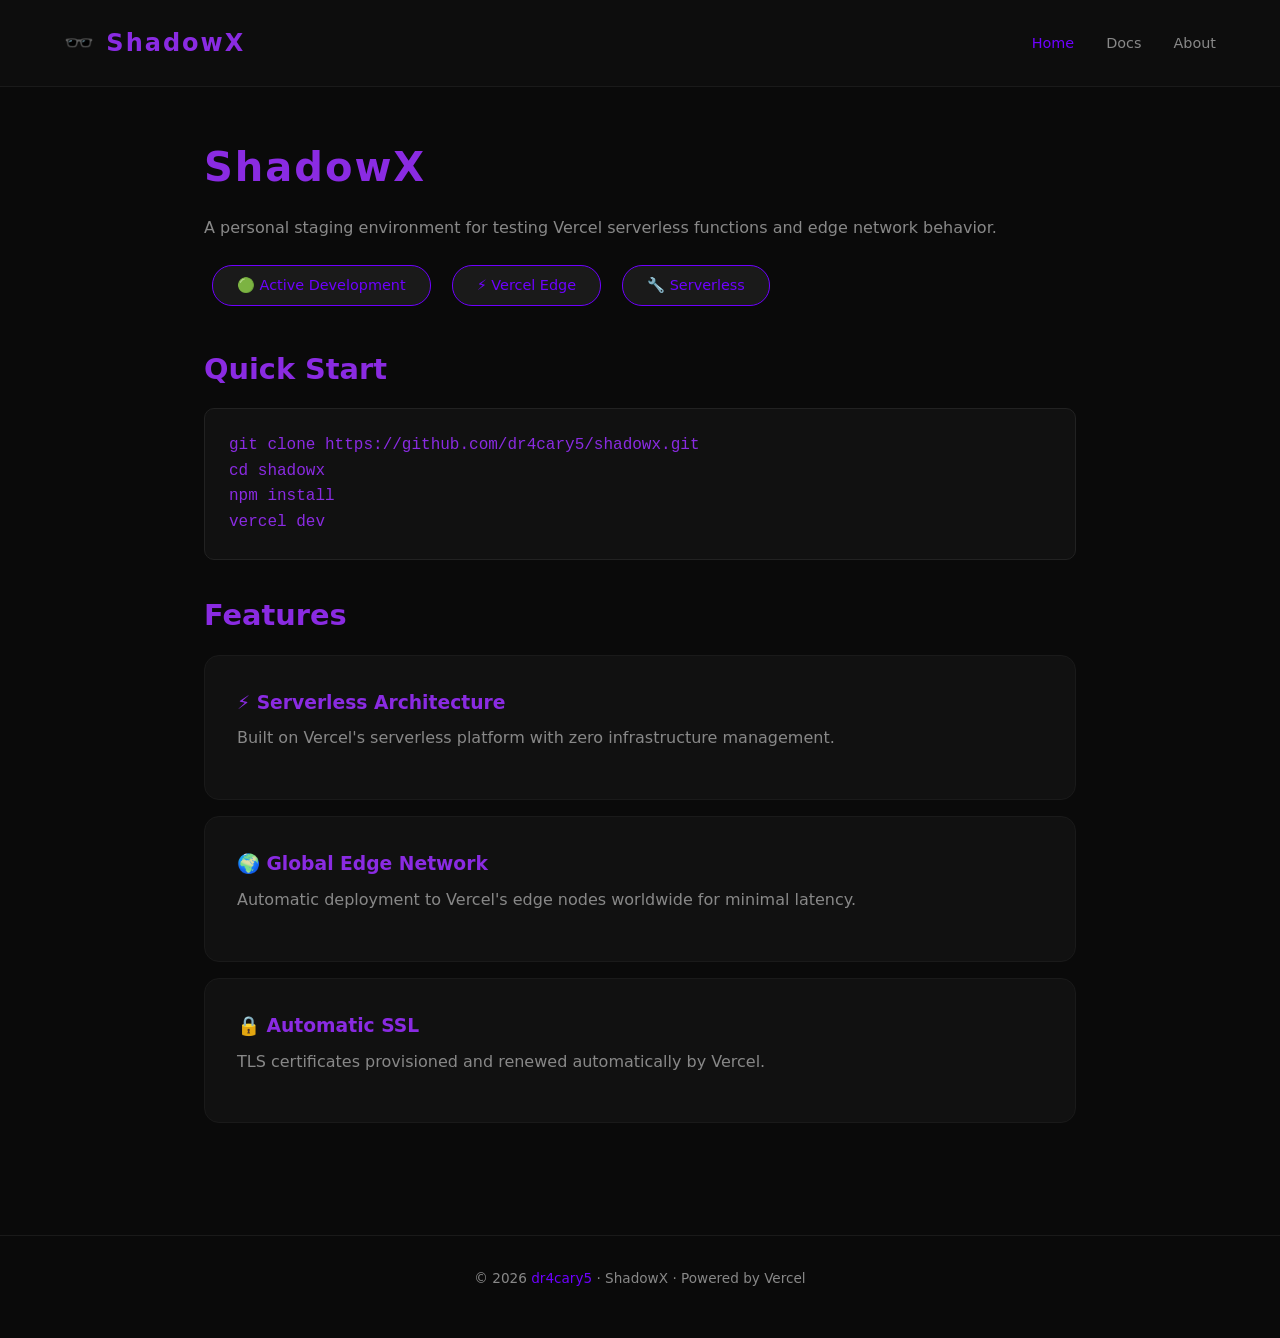
<file: public/index.html>
<!DOCTYPE html>
<html lang="en">
<head>
    <meta charset="UTF-8">
    <meta name="viewport" content="width=device-width, initial-scale=1.0">
    <title>ShadowX - Development Environment</title>
    <link rel="stylesheet" href="style.css">
</head>
<body>
    <nav>
        <div class="logo">🕶️ ShadowX</div>
        <ul class="nav-links">
            <li><a href="index.html" class="active">Home</a></li>
            <li><a href="docs.html">Docs</a></li>
            <li><a href="about.html">About</a></li>
        </ul>
    </nav>

    <div class="container">
        <h1>ShadowX</h1>
        <p>A personal staging environment for testing Vercel serverless functions and edge network behavior.</p>
        <span class="badge">🟢 Active Development</span>
        <span class="badge">⚡ Vercel Edge</span>
        <span class="badge">🔧 Serverless</span>

        <h2>Quick Start</h2>
        <pre><code>git clone https://github.com/dr4cary5/shadowx.git
cd shadowx
npm install
vercel dev</code></pre>

        <h2>Features</h2>
        <div class="card"><h3>⚡ Serverless Architecture</h3><p>Built on Vercel's serverless platform with zero infrastructure management.</p></div>
        <div class="card"><h3>🌍 Global Edge Network</h3><p>Automatic deployment to Vercel's edge nodes worldwide for minimal latency.</p></div>
        <div class="card"><h3>🔒 Automatic SSL</h3><p>TLS certificates provisioned and renewed automatically by Vercel.</p></div>
    </div>

    <footer>
        <p>© 2026 <a href="https://github.com/dr4cary5">dr4cary5</a> · ShadowX · Powered by Vercel</p>
    </footer>
</body>
</html>
</file>
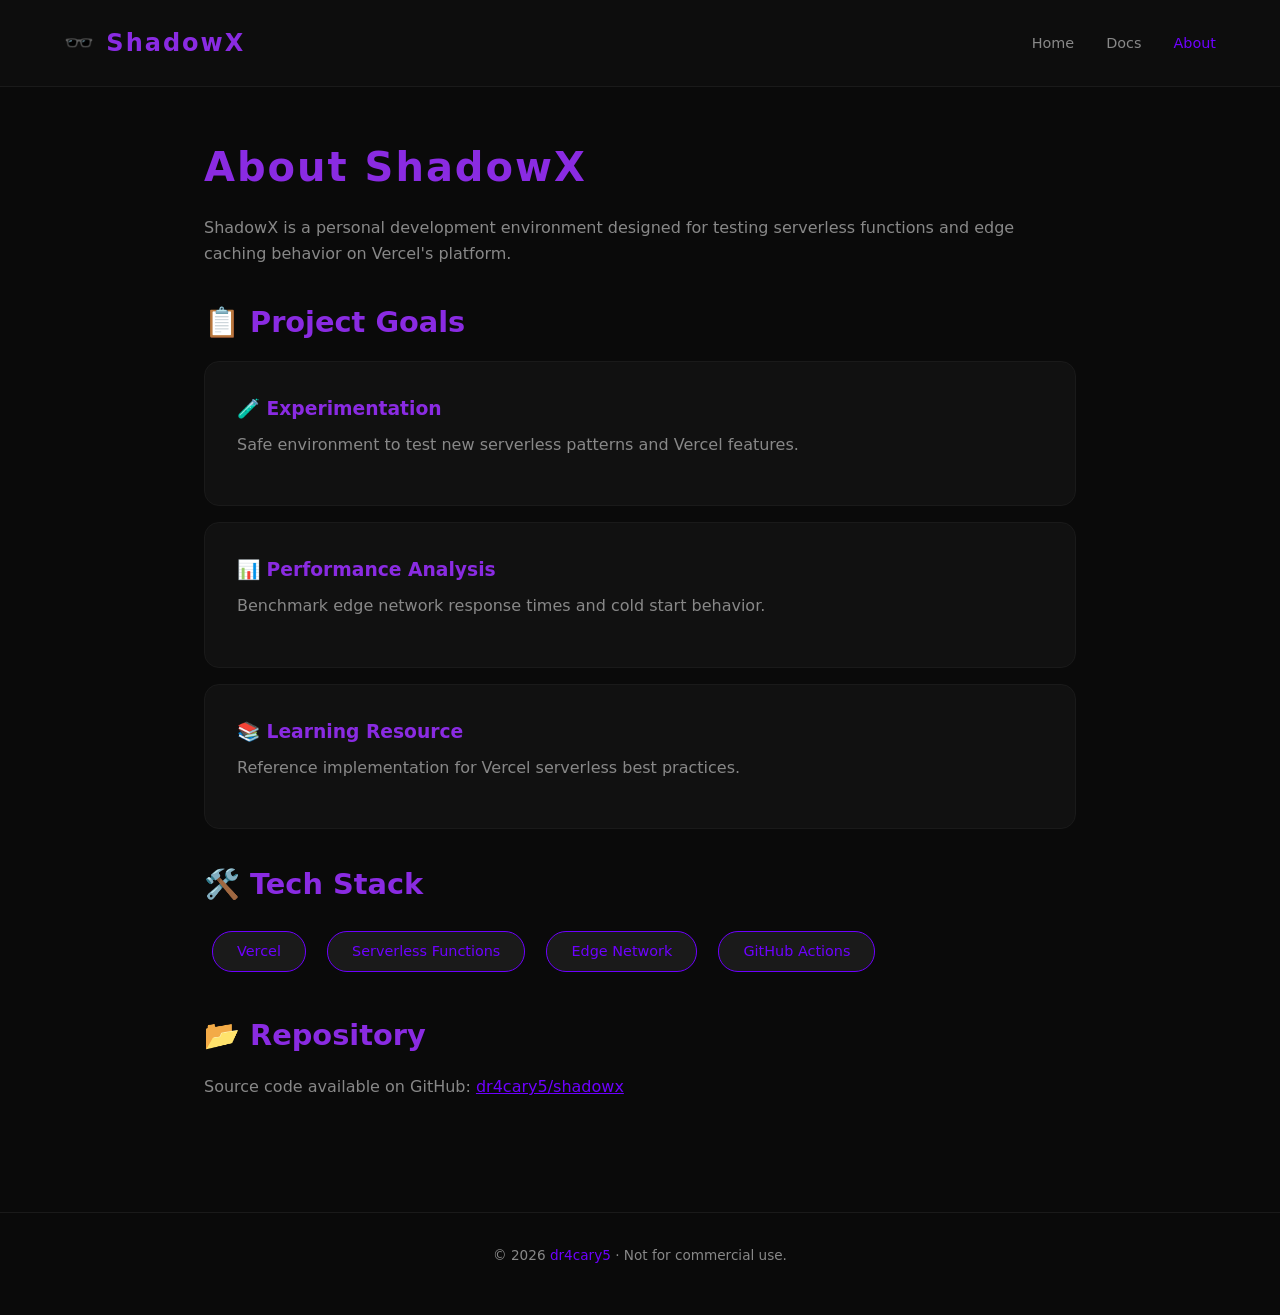
<file: public/about.html>
<!DOCTYPE html>
<html lang="en">
<head>
    <meta charset="UTF-8">
    <meta name="viewport" content="width=device-width, initial-scale=1.0">
    <title>ShadowX - About</title>
    <link rel="stylesheet" href="style.css">
</head>
<body>
    <nav>
        <div class="logo">🕶️ ShadowX</div>
        <ul class="nav-links">
            <li><a href="index.html">Home</a></li>
            <li><a href="docs.html">Docs</a></li>
            <li><a href="about.html" class="active">About</a></li>
        </ul>
    </nav>

    <div class="container">
        <h1>About ShadowX</h1>
        <p>ShadowX is a personal development environment designed for testing serverless functions and edge caching behavior on Vercel's platform.</p>

        <h2>📋 Project Goals</h2>
        <div class="card"><h3>🧪 Experimentation</h3><p>Safe environment to test new serverless patterns and Vercel features.</p></div>
        <div class="card"><h3>📊 Performance Analysis</h3><p>Benchmark edge network response times and cold start behavior.</p></div>
        <div class="card"><h3>📚 Learning Resource</h3><p>Reference implementation for Vercel serverless best practices.</p></div>

        <h2>🛠️ Tech Stack</h2>
        <p>
            <span class="badge">Vercel</span>
            <span class="badge">Serverless Functions</span>
            <span class="badge">Edge Network</span>
            <span class="badge">GitHub Actions</span>
        </p>

        <h2>📂 Repository</h2>
        <p>Source code available on GitHub: <a href="https://github.com/dr4cary5/shadowx" style="color:#6e00ff;">dr4cary5/shadowx</a></p>
    </div>

    <footer>
        <p>© 2026 <a href="https://github.com/dr4cary5">dr4cary5</a> · Not for commercial use.</p>
    </footer>
</body>
</html>
</file>
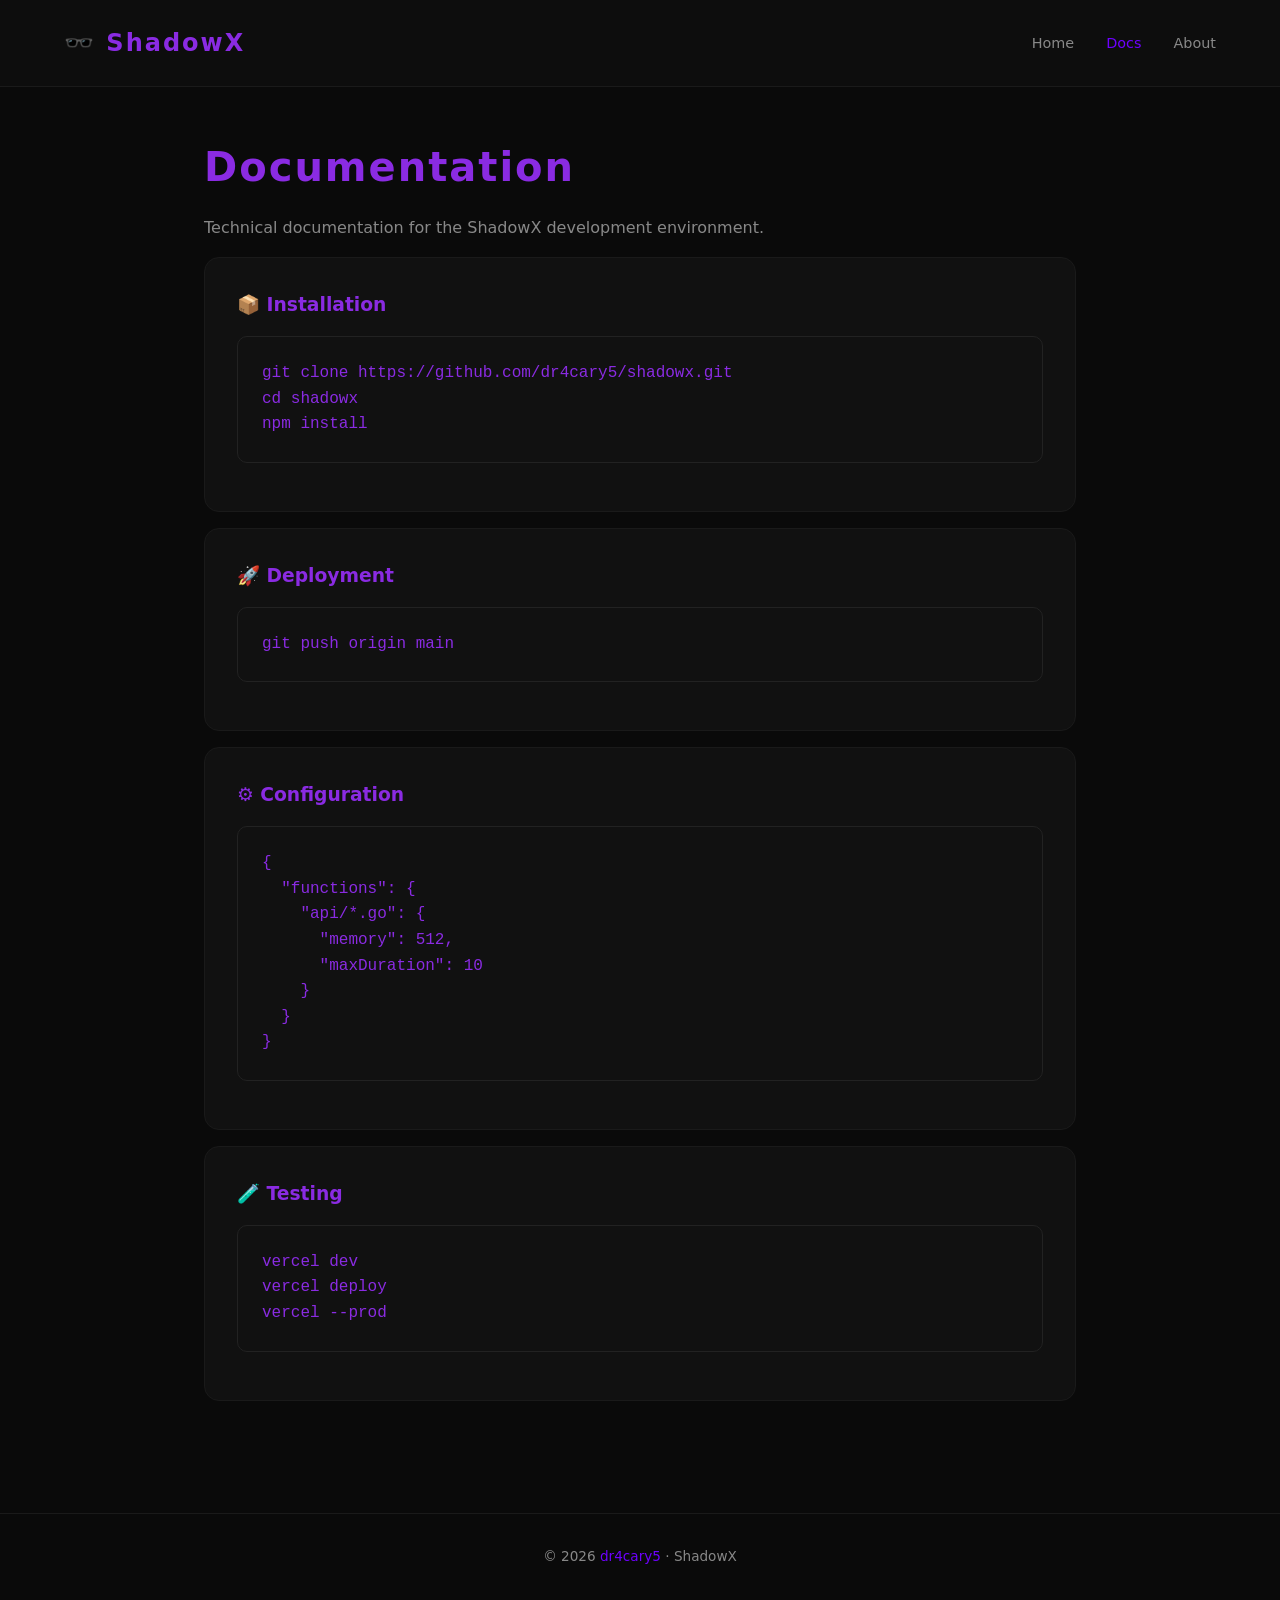
<file: public/docs.html>
<!DOCTYPE html>
<html lang="en">
<head>
    <meta charset="UTF-8">
    <meta name="viewport" content="width=device-width, initial-scale=1.0">
    <title>ShadowX - Documentation</title>
    <link rel="stylesheet" href="style.css">
</head>
<body>
    <nav>
        <div class="logo">🕶️ ShadowX</div>
        <ul class="nav-links">
            <li><a href="index.html">Home</a></li>
            <li><a href="docs.html" class="active">Docs</a></li>
            <li><a href="about.html">About</a></li>
        </ul>
    </nav>

    <div class="container">
        <h1>Documentation</h1>
        <p>Technical documentation for the ShadowX development environment.</p>

        <div class="card">
            <h3>📦 Installation</h3>
            <pre><code>git clone https://github.com/dr4cary5/shadowx.git
cd shadowx
npm install</code></pre>
        </div>

        <div class="card">
            <h3>🚀 Deployment</h3>
            <pre><code>git push origin main</code></pre>
        </div>

        <div class="card">
            <h3>⚙️ Configuration</h3>
            <pre><code>{
  "functions": {
    "api/*.go": {
      "memory": 512,
      "maxDuration": 10
    }
  }
}</code></pre>
        </div>

        <div class="card">
            <h3>🧪 Testing</h3>
            <pre><code>vercel dev
vercel deploy
vercel --prod</code></pre>
        </div>
    </div>

    <footer>
        <p>© 2026 <a href="https://github.com/dr4cary5">dr4cary5</a> · ShadowX</p>
    </footer>
</body>
</html>
</file>
<file: public/style.css>
* { margin: 0; padding: 0; box-sizing: border-box; }
body {
    font-family: 'Segoe UI', system-ui, sans-serif;
    background: #0a0a0a;
    color: #e0e0e0;
    line-height: 1.6;
}
nav {
    display: flex; justify-content: space-between; align-items: center;
    padding: 1.5rem 5%; background: #0d0d0d;
    border-bottom: 1px solid #1a1a1a; position: sticky; top: 0; z-index: 100;
}
.logo { font-size: 1.5rem; font-weight: bold; color: #8a2be2; letter-spacing: 2px; }
.nav-links { display: flex; gap: 2rem; list-style: none; }
.nav-links a { color: #888; text-decoration: none; font-size: 0.9rem; transition: color 0.3s; }
.nav-links a:hover, .nav-links a.active { color: #6e00ff; }
.container { max-width: 1000px; margin: 0 auto; padding: 3rem 5%; }
h1 { color: #8a2be2; font-size: 2.5rem; margin-bottom: 1rem; letter-spacing: 2px; }
h2 { color: #8a2be2; font-size: 1.8rem; margin: 2rem 0 1rem; }
p { color: #888; margin-bottom: 1rem; }
pre { background: #111; border: 1px solid #222; border-radius: 10px; padding: 1.5rem; overflow-x: auto; margin: 1rem 0; }
code { color: #8a2be2; font-family: 'Courier New', monospace; }
.badge {
    display: inline-block; background: #1a1a1a; color: #6e00ff;
    padding: 0.5rem 1.5rem; border-radius: 20px; border: 1px solid #6e00ff;
    font-size: 0.9rem; margin: 0.5rem;
}
.card {
    background: #111; border: 1px solid #1a1a1a; border-radius: 15px;
    padding: 2rem; margin: 1rem 0; transition: border-color 0.3s;
}
.card:hover { border-color: #6e00ff; }
.card h3 { color: #8a2be2; margin-bottom: 0.5rem; }
footer {
    text-align: center; padding: 2rem; color: #444; font-size: 0.85rem;
    border-top: 1px solid #1a1a1a; margin-top: 3rem;
}
footer a { color: #6e00ff; text-decoration: none; }
</file>
